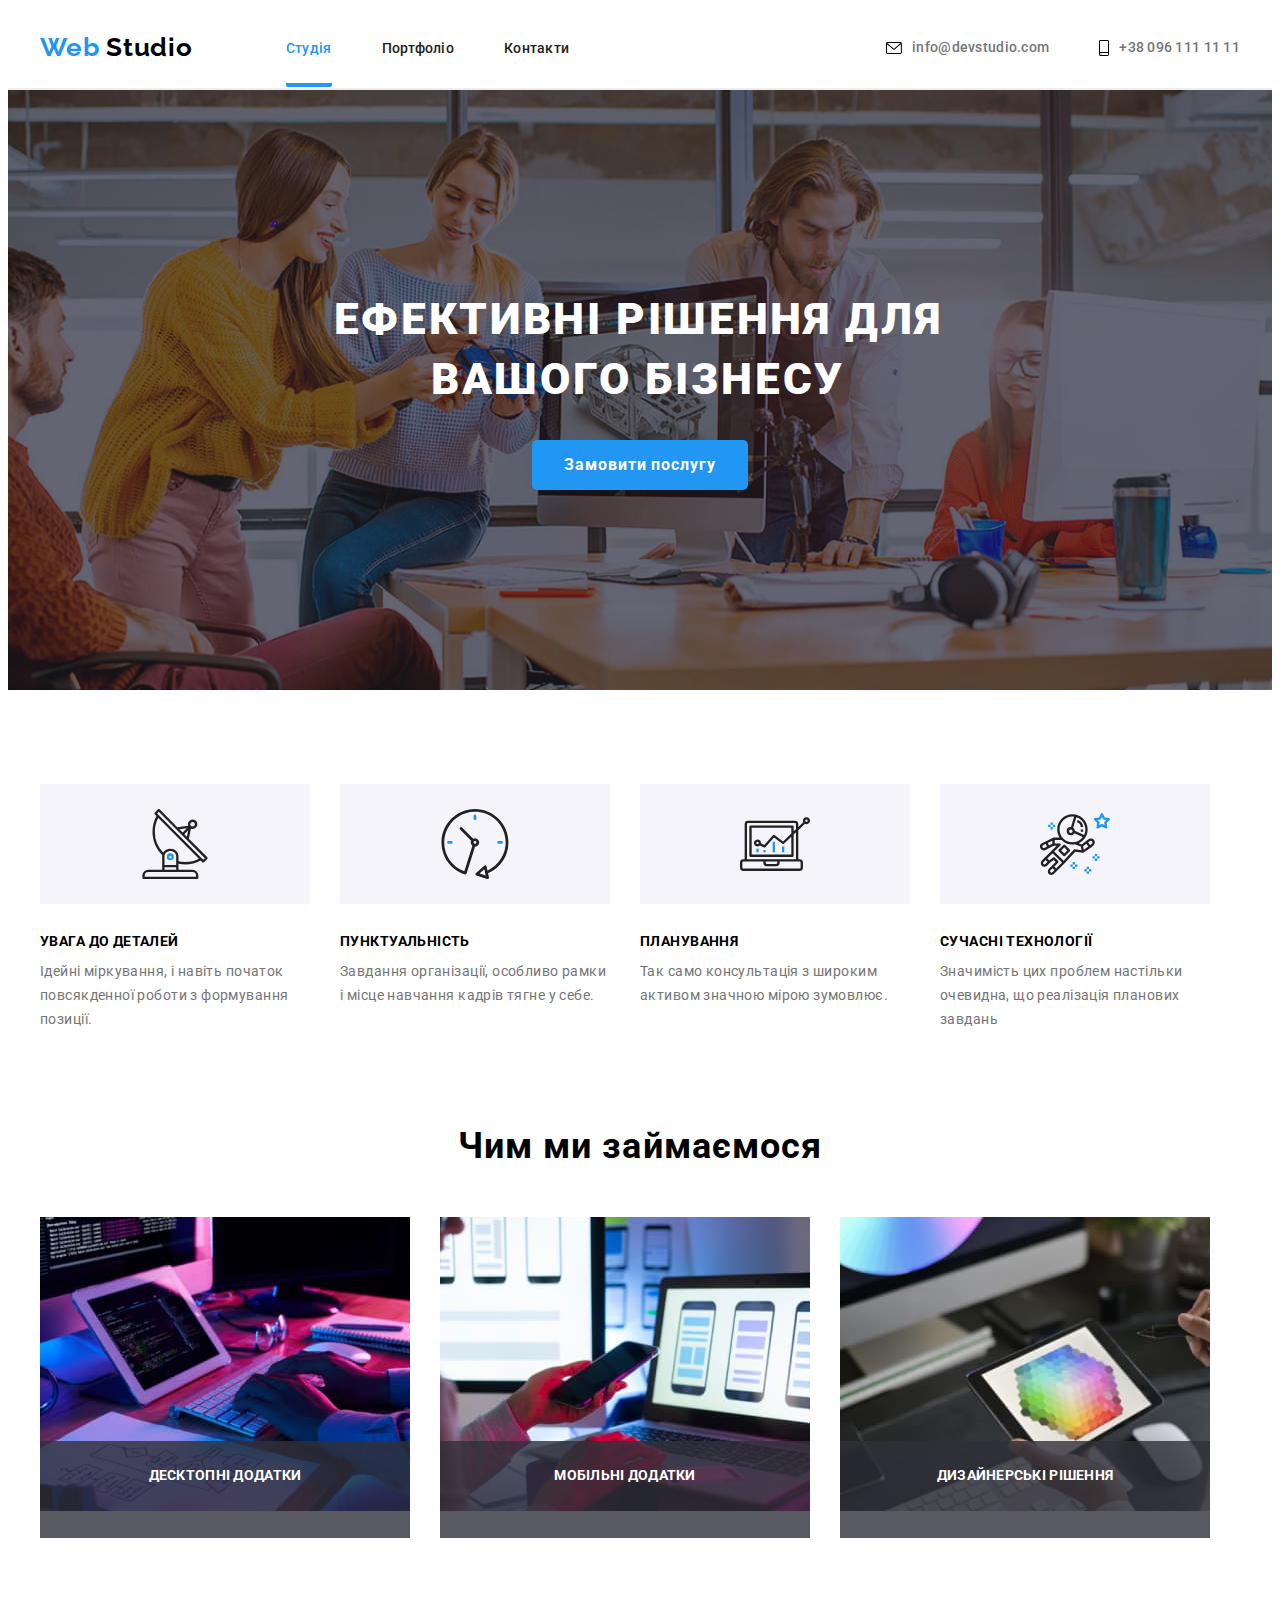
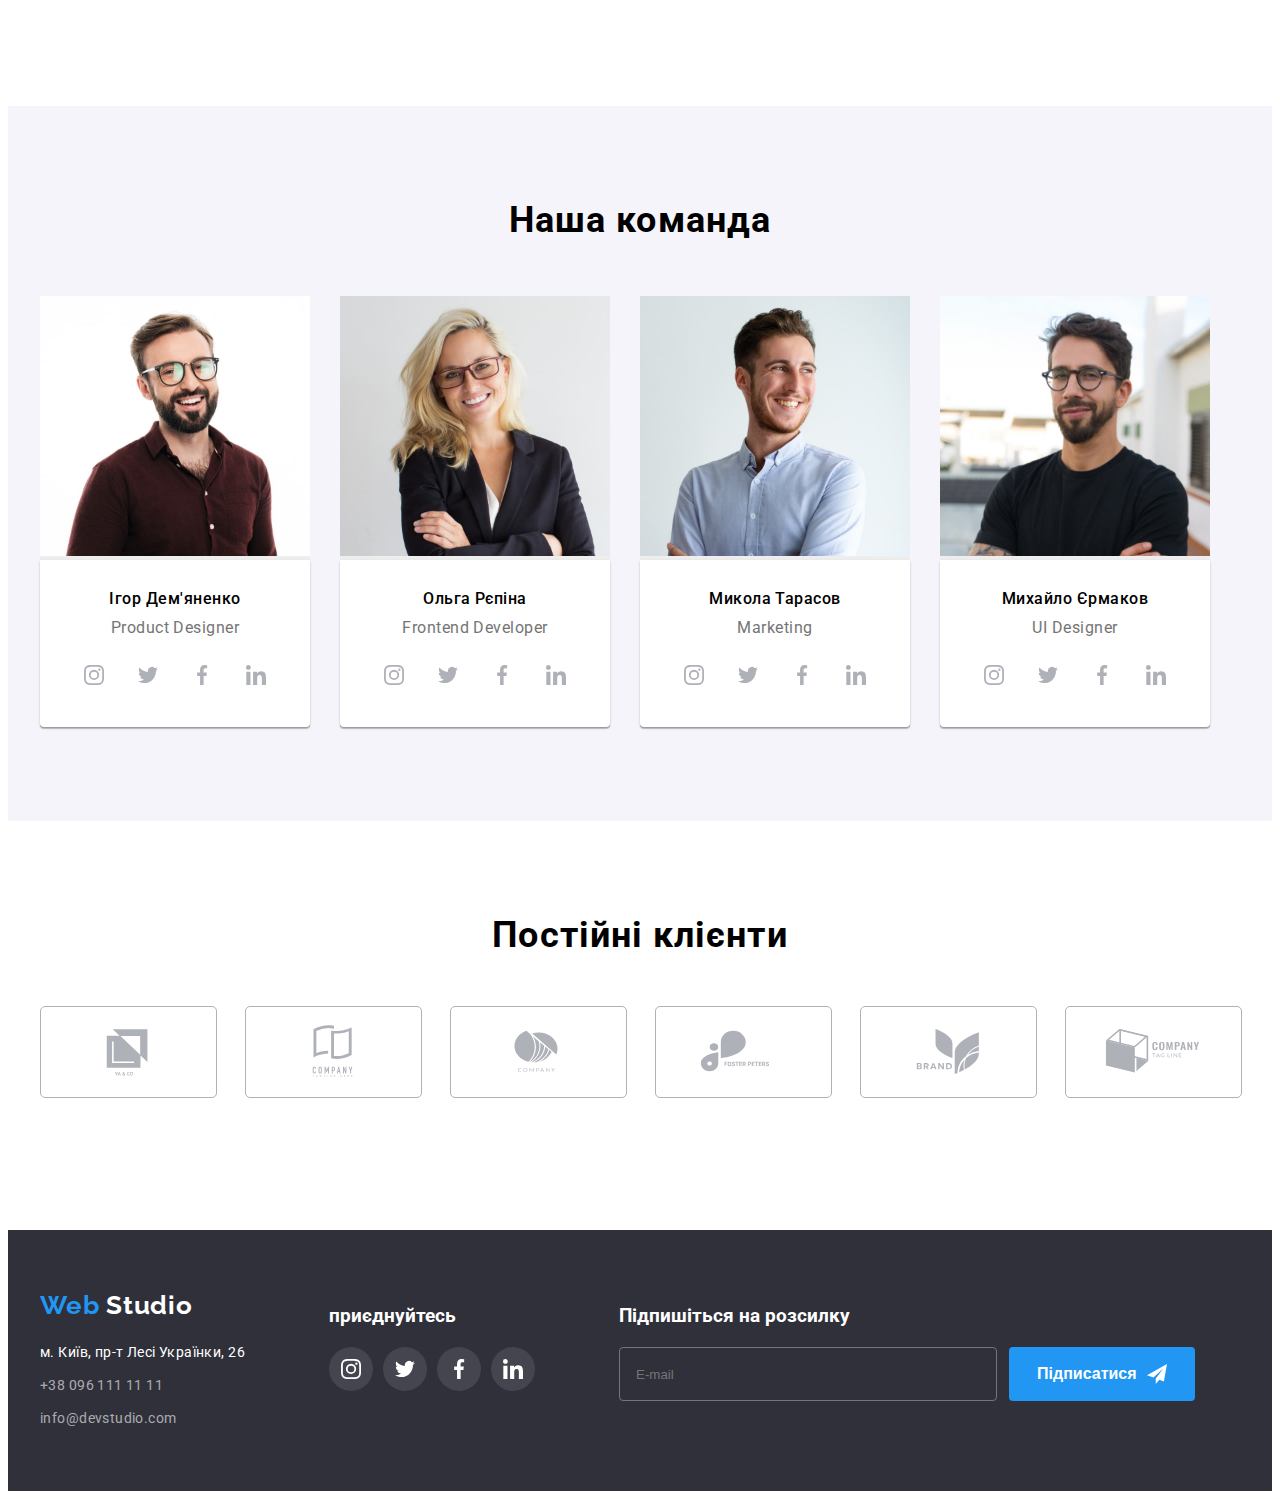
<file: index.html>
<!DOCTYPE html>
<html lang="uk">

<head>
    <meta charset="UTF-8">
    <meta http-equiv="X-UA-Compatible" content="IE=edge">
    <meta name="viewport" content="width=device-width, initial-scale=1.0">
    <link rel="preconnect" href="https://fonts.googleapis.com">
    <link rel="preconnect" href="https://fonts.gstatic.com" crossorigin>
    <link rel="stylesheet" href="https://cdnjs.cloudflare.com/ajax/libs/modern-normalize/1.1.0/modern-normalize.min.css" integrity="sha512-wpPYUAdjBVSE4KJnH1VR1HeZfpl1ub8YT/NKx4PuQ5NmX2tKuGu6U/JRp5y+Y8XG2tV+wKQpNHVUX03MfMFn9Q==" crossorigin="anonymous" referrerpolicy="no-referrer" />
    <link href="https://fonts.googleapis.com/css2?family=Raleway:wght@700&family=Roboto:wght@400;500;700;900&display=swap"
    rel="stylesheet">
    <link rel="stylesheet" href="./css/main.min.css">
    <link rel="stylesheet" href="./js/modal.js">
    <title>WebStudio</title>
</head>

<body>
    <header class="header header-container">
        <div class="container header-cont">
            <nav class="nav">
                <a class="logo" href="./index.html">Web <span class="logo2">Studio</span></a>
                <ul class="nav-list">
                    <li><a class="nav-link1" href="index.html">Студія</a></li>
                    <li><a class="nav-link2" href="portfolio.html">Портфоліо</a></li>
                    <li><a class="nav-link2" href="">Контакти</a></li>
                </ul>
            </nav>
            <ul class="header-container__contact">
                <li class="header-container__icon"><a class="header-container__email" href="mailto:info@devstudio.com">
                        <svg class="header-container__phoneicon" width="16" height="12">
                            <use href="./img/mainimages/symbol-defs.svg#icon-envelope"></use>
                        </svg>info@devstudio.com
                    </a></li>
                <li class="header-container__icon"><a class="header-container__phone" href="tel:+380961111111">
                    <svg class="header-container__phoneicon" width="10" height="16">
                        <use href="./img/mainimages/symbol-defs.svg#icon-smartphone-1"></use>
                    </svg>+38 096 111 11 11
                </a></li>
            </ul>
        </div>
    </header>
    <main>
        <section class="mainsection section">
            <div class="container">
                <h1 class="maintext">ЕФЕКТИВНІ РІШЕННЯ ДЛЯ ВАШОГО БІЗНЕСУ</h1>
                <button class="btn" data-modal-open>Замовити послугу</button>
            </div>
        </section>
        <section class="section">
            <div class="container osobl">
                <h2 hidden>Наші особливості</h2>
                <ul class="osobl__list">
                    <li class="osobl__li">
                        <div class="osobl__icon">
                            <svg class="team-icons1" width="70" height="70">
                                <use href="./img/mainimages/symbol-defs.svg#icon-antenna"></use>
                            </svg>
                        </div>
                        <h3 class="osobl__name">УВАГА ДО ДЕТАЛЕЙ</h3>
                        <p class="osobl-p">Ідейні міркування, і навіть початок повсякденної роботи з формування позиції.</p>
                    </li>
                    <li class="osobl__li">
                        <div class="osobl__icon">
                            <svg class="team-icons1" width="70" height="70">
                                <use href="./img/mainimages/symbol-defs.svg#icon-clock"></use>
                            </svg>
                        </div>
                        <h3 class="osobl__name">ПУНКТУАЛЬНІСТЬ</h3>
                        <p class="osobl-p">Завдання організації, особливо рамки і місце навчання кадрів тягне у себе.</p>
                    </li>
                    <li class="osobl__li">
                        <div class="osobl__icon">
                            <svg class="team-icons1" width="70" height="70">
                                <use href="./img/mainimages/symbol-defs.svg#icon-diagram"></use>
                            </svg>
                        </div>
                        <h3 class="osobl__name">ПЛАНУВАННЯ</h3>
                        <p class="osobl-p">Так само консультація з широким активом значною мірою зумовлює.</p>
                    </li>
                    <li class="osobl__li">
                        <div class="osobl__icon">
                            <svg class="team-icons1" width="70" height="70">
                                <use href="./img/mainimages/symbol-defs.svg#icon-astronaut"></use>
                            </svg>
                        </div>
                        <h3 class="osobl__name">СУЧАСНІ ТЕХНОЛОГІЇ</h3>
                        <p class="osobl-p">Значимість цих проблем настільки очевидна, що реалізація планових завдань</p>
                    </li>
                </ul>
            </div>
        </section>
        <section class="section1">
            <div class="container about">
                <h2 class="section2">Чим ми займаємося</h2>
                <ul class="about__box">
                    <li>
                        <img src="./img/mainimages/box1.jpg" alt="Робота за ПК" width="370" height="294">
                        <h3 class="about__name">Десктопні додатки</h3>
                    </li>
                    <li>
                        <img src="./img/mainimages/box2.jpg" alt="Робота з Телефона" width="370" height="294">
                        <h3 class="about__name">Мобільні додатки</h3>
                    </li>
                    <li>
                        <img src="./img//mainimages/box3.jpg" alt="Робота з Планшета" width="370" height="294">
                        <h3 class="about__name">Дизайнерські рішення</h3>
                    </li>
                </ul>
            </div>
        </section>
        <section class="section3 section">
            <div class="container">
                <h2 class="team">Наша команда</h2>
                <ul class="teams">
                    <li class="team-name"><img src="./img/mainimages/t1.jpg" alt="Продукт дизайнер" width="270">
                        <div class="teamss team-container">
                            <h3 class="team-container__name">Ігор Дем'яненко</h3>
                            <p class="team-container__working" lang="en">Product Designer</p>
                            <ul class="team-container__icon">
                                <li class="team-container__icons"><a href="" class="team-container__link">
                                        <svg class="team-icons1" width="20" height="20">
                                            <use href="./img/mainimages/symbol-defs.svg#icon-instagram"></use>
                                        </svg>
                                    </a>
                                </li>
                                <li class="team-container__icons"><a href="" class="team-container__link">
                                        <svg class="team-icons1" width="20" height="20">
                                            <use href="./img/mainimages/symbol-defs.svg#icon-twitter"></use>
                                        </svg>
                                    </a>
                                </li>
                                <li class="team-container__icons"><a href="" class="team-container__link">
                                        <svg class="team-icons1" width="20" height="20">
                                            <use href="./img/mainimages/symbol-defs.svg#icon-facebook"></use>
                                        </svg>
                                    </a>
                                </li>
                                <li class="team-container__icons"><a href="" class="team-container__link">
                                        <svg class="team-icons1" width="20" height="20">
                                            <use href="./img/mainimages/symbol-defs.svg#icon-linkedin"></use>
                                        </svg>
                                    </a>
                                </li>
                            </ul>
                        </div>
                    </li>
                    <li class="team-name"><img src="./img/mainimages/t2.jpg" alt="FrontEnd Розробник" width="270">
                        <div class="teamss team-container">
                            <h3 class="team-container__name">Ольга Рєпіна</h3>
                            <p class="team-container__working" lang="en">Frontend Developer</p>
                            <ul class="team-container__icon">
                                <li class="team-container__icons"><a href="" class="team-container__link">
                                        <svg class="team-icons1" width="20" height="20">
                                            <use href="./img/mainimages/symbol-defs.svg#icon-instagram"></use>
                                        </svg>
                                    </a>
                                </li>
                                <li class="team-container__icons"><a href="" class="team-container__link">
                                        <svg class="team-icons1" width="20" height="20">
                                            <use href="./img/mainimages/symbol-defs.svg#icon-twitter"></use>
                                        </svg>
                                    </a>
                                </li>
                                <li class="team-container__icons"><a href="" class="team-container__link">
                                        <svg class="team-icons1" width="20" height="20">
                                            <use href="./img/mainimages/symbol-defs.svg#icon-facebook"></use>
                                        </svg>
                                    </a>
                                </li>
                                <li class="team-container__icons"><a href="" class="team-container__link">
                                        <svg class="team-icons1" width="20" height="20">
                                            <use href="./img/mainimages/symbol-defs.svg#icon-linkedin"></use>
                                        </svg>
                                    </a>
                                </li>
                            </ul>
                        </div>
                    </li>
                    <li class="team-name"><img src="./img/mainimages/t3.jpg" alt="Маркетінг" width="270">
                        <div class="teamss team-container">
                            <h3 class="team-container__name">Микола Тарасов</h3>
                            <p class="team-container__working" lang="en">Marketing</p>
                            <ul class="team-container__icon">
                                <li class="team-container__icons"><a href="" class="team-container__link">
                                        <svg class="team-icons1" width="20" height="20">
                                            <use href="./img/mainimages/symbol-defs.svg#icon-instagram"></use>
                                        </svg>
                                    </a>
                                </li>
                                <li class="team-container__icons"><a href="" class="team-container__link">
                                        <svg class="team-icons1" width="20" height="20">
                                            <use href="./img/mainimages/symbol-defs.svg#icon-twitter"></use>
                                        </svg>
                                    </a>
                                </li>
                                <li class="team-container__icons"><a href="" class="team-container__link">
                                        <svg class="team-icons1" width="20" height="20">
                                            <use href="./img/mainimages/symbol-defs.svg#icon-facebook"></use>
                                        </svg>
                                    </a>
                                </li>
                                <li class="team-container__icons"><a href="" class="team-container__link">
                                        <svg class="team-icons1" width="20" height="20">
                                            <use href="./img/mainimages/symbol-defs.svg#icon-linkedin"></use>
                                        </svg>
                                    </a>
                                </li>
                            </ul>
                        </div>
                    </li>
                    <li class="team-name">
                        <img src="./img/mainimages/t4.jpg" alt="UI дизайнер" width="270">
                        <div class="teamss team-container">
                            <h3 class="team-container__name">Михайло Єрмаков</h3>
                            <p class="team-container__working" lang="en">UI Designer</p>
                            <ul class="team-container__icon">
                                <li class="team-container__icons"><a href="" class="team-container__link">
                                        <svg class="team-icons1" width="20" height="20">
                                            <use href="./img/mainimages/symbol-defs.svg#icon-instagram"></use>
                                        </svg>
                                    </a>
                                </li>
                                <li class="team-container__icons"><a href="" class="team-container__link">
                                        <svg class="team-icons1" width="20" height="20">
                                            <use href="./img/mainimages/symbol-defs.svg#icon-twitter"></use>
                                        </svg>
                                    </a>
                                </li>
                                <li class="team-container__icons"><a href="" class="team-container__link">
                                        <svg class="team-icons1" width="20" height="20">
                                            <use href="./img/mainimages/symbol-defs.svg#icon-facebook"></use>
                                        </svg>
                                    </a>
                                </li>
                                <li class="team-container__icons"><a href="" class="team-container__link">
                                        <svg class="team-icons1" width="20" height="20">
                                            <use href="./img/mainimages/symbol-defs.svg#icon-linkedin"></use>
                                        </svg>
                                    </a>
                                </li>
                            </ul>
                        </div>
                    </li>
                </ul>
            </div>
        </section>
        <section class="section">
            <div class="container client-container">
                <h2 class="client-container__clients section2">Постійні клієнти</h2>
                <ul class="client-container__icon">
                    <li class="client-container__icon1"><a href="" class="client-container__link">
                        <svg class="client-container__icons" width="106" height="60">
                            <use href="./img/mainimages/symbol-defs.svg#icon-Logo1"></use>
                        </svg>
                    </a></li>
                    <li class="client-container__icon1"><a href="" class="client-container__link">
                        <svg class="client-container__icons" width="106" height="60">
                            <use href="./img/mainimages/symbol-defs.svg#icon-Logo2"></use>
                        </svg>
                    </a></li>
                    <li class="client-container__icon1"><a href="" class="client-container__link">
                        <svg class="client-container__icons" width="106" height="60">
                            <use href="./img/mainimages/symbol-defs.svg#icon-Logo3"></use>
                        </svg>
                    </a></li>
                    <li class="client-container__icon1"><a href="" class="client-container__link">
                        <svg class="client-container__icons" width="106" height="60">
                            <use href="./img/mainimages/symbol-defs.svg#icon-Logo-4"></use>
                        </svg>
                    </a></li>
                    <li class="client-container__icon1"><a href="" class="client-container__link">
                        <svg class="client-container__icons" width="106" height="60">
                            <use href="./img/mainimages/symbol-defs.svg#icon-Logo5"></use>
                        </svg>
                    </a></li>
                    <li class="client-container__icon1"><a href="" class="client-container__link">
                        <svg class="client-container__icons" width="106" height="60">
                            <use href="./img/mainimages/symbol-defs.svg#icon-Logo6"></use>
                        </svg>
                    </a></li>
                </ul>
            </div>
        </section>
    </main>
    <footer class="footer">
        <div class="container footer-items">
            <div class="cont-icons footer-container">
                <a class="footer-container__logo3" href="./index.html">Web <span class="logo4">Studio</span></a>
                <address class="footer-container___address">
                    <ul class="footer-container__icons">
                        <li class="footer-container__li"><a class="footer-container__adresa" href="https://goo.gl/maps/CPtrU1FHBa2aNyZL9" target="_blank"
                                rel="noopener noreferrer nofollow">м. Київ, пр-т Лесі Українки, 26</a></li>
                        <li class="footer-container__li"><a class="footer-container__mailfooter" href="tel:+380961111111">+38 096 111 11 11</a></li>
                        <li class="footer-container__li"><a class="footer-container__mailfooter" href="mailto:info@devstudio.com">info@devstudio.com</a></li>
                    </ul>
                </address>
            </div>
            <div class="cont-icons footer-conticons">
                <h3 class="footer-conticons__link osobl-name">приєднуйтесь</h3>
                <ul class="icons-f">
                    <li class="footer-conticons__icon"><a class="footer-conticons__soclink" href="">
                        <svg class="footer-conticons__icons" width="20" height="20">
                            <use href="./img/mainimages/symbol-defs.svg#icon-instagram"></use>
                        </svg>
                    </a></li>
                    <li class="footer-conticons__icon"><a class="footer-conticons__soclink" href="">
                        <svg class="footer-conticons__icons" width="20" height="20">
                            <use href="./img/mainimages/symbol-defs.svg#icon-twitter"></use>
                        </svg>
                    </a></li>
                    <li class="footer-conticons__icon"><a class="footer-conticons__soclink" href="">
                        <svg class="footer-conticons__icons" width="20" height="20">
                            <use href="./img/mainimages/symbol-defs.svg#icon-facebook"></use>
                        </svg>
                    </a></li>
                    <li class="footer-conticons__icon"><a class="footer-conticons__soclink" href="">
                        <svg class="footer-conticons__icons" width="20" height="20">
                            <use href="./img/mainimages/symbol-defs.svg#icon-linkedin"></use>
                        </svg>
                    </a></li>
                </ul>
            </div>
            <div>
                <h3 class="footer-conticons__link osobl-name">Підпишіться на розсилку</h3>
                <div class="div-footer-in footer-inp">
                    <input type="email" class="footer-inp__input" placeholder="E-mail">
                    <button type="submit" class="footer-inp__btn">Підписатися 
                        <svg class="footer-icons-in" width="20" height="20">
                            <use href="./img/mainimages/symbol-defs.svg#icon-send"></use>
                        </svg>
                    </button>
                </div>
            </div>
        </div>
    </footer>
    <div class="div-hidden is-hidden" data-modal>
        <div class="model">
            <button class="btn-close" type="button" data-modal-close>
                <svg class="icon-close" width="18" height="18">
                    <use href="./img/mainimages/symbol-defs.svg#icon-close"></use>
                </svg>
            </button>
            <p class="model-p">Залиште свої дані, ми вам передзвонимо</p>
            <form action="model">
                <div class="div-model">
                    <label for="label-text" class="label-input"><span class="item-label-text">Імя</span>
                        <input type="text" name="user-name" class="model-input" id="label-text" required>
                        <svg class="icon-user" width="18" height="18">
                            <use href="./img/mainimages/symbol-defs.svg#icon-person-model"></use>
                        </svg>
                    </label>
                </div>
                <div class="div-model">
                    <label for="label-phone" class="label-input"><span class="item-label-text">Телефон</span>
                        <input type="tel" name="user-phone" class="model-input" id="label-phone" required>
                        <svg class="icon-user" width="18" height="18">
                            <use href="./img/mainimages/symbol-defs.svg#icon-phone-model"></use>
                        </svg>
                    </label>
                </div>
                <div class="div-model">
                    <label for="label-email" class="label-input"><span class="item-label-text">Пошта</span>
                        <input type="email" name="user-email" class="model-input" id="label-email" required>
                        <svg class="icon-user" width="18" height="18">
                            <use href="./img/mainimages/symbol-defs.svg#icon-email-model"></use>
                        </svg>
                    </label>
                </div>
                <div class="div-model">
                    <label for="user-coment" class="label-input"><span class="item-label-text">Коментар</span></label>
                    <textarea name="user-coment" id="user-coment" class="modelcomments" placeholder="Введіть текст"></textarea>
                </div>
                <div class="checkbox-div">
                    <input type="checkbox" class="checkbox-input-modal visually-hidden" id="checkboxinput" required>
                    <label for="checkboxinput" class="checkbox-label"><span class="text-model">Погоджуюся з розсилкою та приймаю</span><a href="" class="dogovir"> Умови договору</a></label>
                </div>
                <button type="submit" class="btn-model">Відправити</button>
            </form>
        </div>
    </div>
    <script src="./js/modal.js"></script>
</body>

</html>
</file>
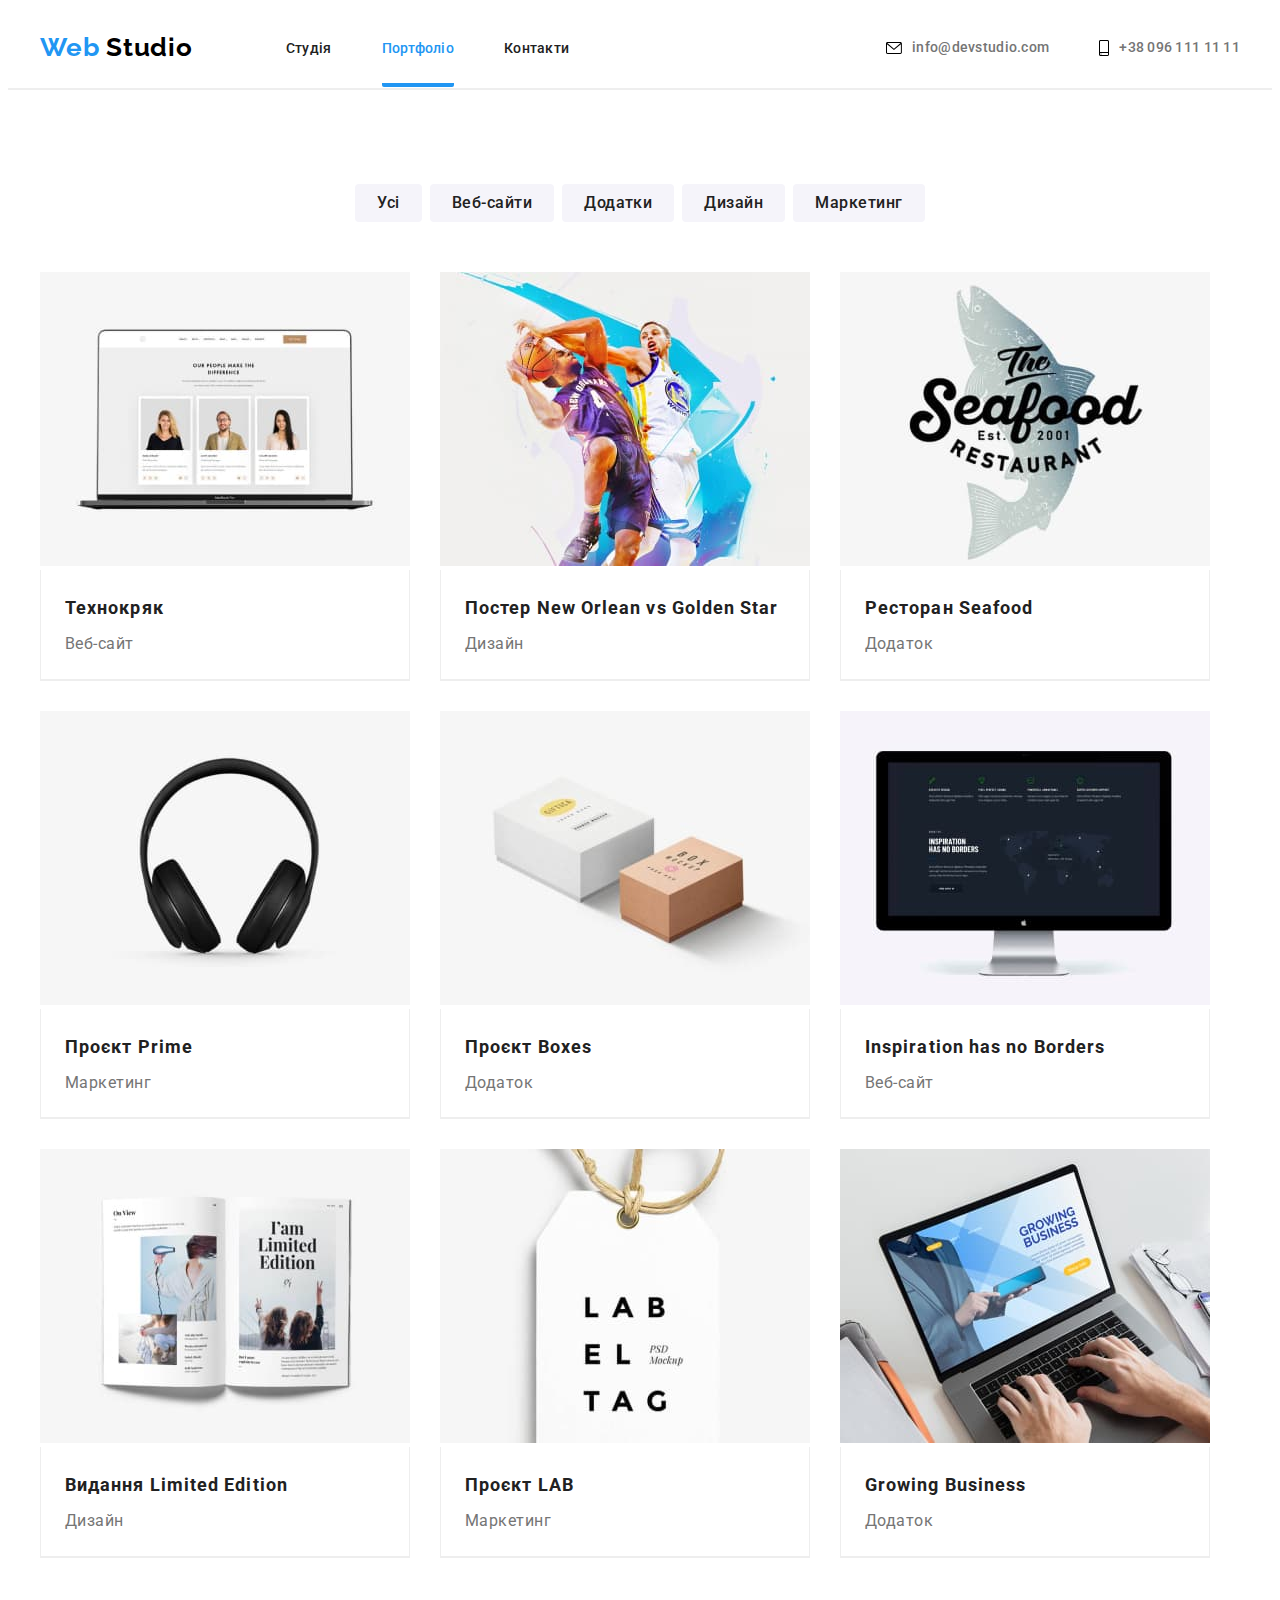
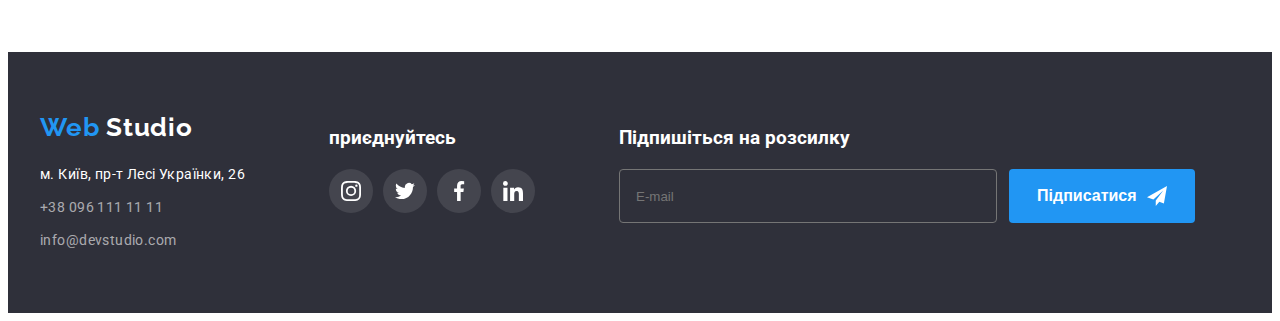
<file: portfolio.html>
<!DOCTYPE html>
<html lang="uk">
<head>
    <meta charset="UTF-8">
    <meta http-equiv="X-UA-Compatible" content="IE=edge">
    <meta name="viewport" content="width=device-width, initial-scale=1.0">
    <link rel="preconnect" href="https://fonts.googleapis.com">
    <link rel="stylesheet" href="https://cdnjs.cloudflare.com/ajax/libs/modern-normalize/1.1.0/modern-normalize.min.css"
        integrity="sha512-wpPYUAdjBVSE4KJnH1VR1HeZfpl1ub8YT/NKx4PuQ5NmX2tKuGu6U/JRp5y+Y8XG2tV+wKQpNHVUX03MfMFn9Q=="
        crossorigin="anonymous" referrerpolicy="no-referrer" />
    <link rel="preconnect" href="https://fonts.gstatic.com" crossorigin>
    <link href="https://fonts.googleapis.com/css2?family=Raleway:wght@700&family=Roboto:wght@400;500;700;900&display=swap"
    rel="stylesheet">
    <link rel="stylesheet" href="./css/main.min.css">
    <title>WebStudio</title>
</head>
<body>
    <header class="header header-container">
        <div class="container header-cont">
            <nav class="nav">
                <a class="logo" href="./index.html">Web <span class="logo2">Studio</span></a>
                <ul class="nav-list">
                    <li><a class="nav-link2" href="index.html">Студія</a></li>
                    <li><a class="nav-link1" href="portfolio.html">Портфоліо</a></li>
                    <li><a class="nav-link2" href="">Контакти</a></li>
                </ul>
            </nav>
            <ul class="header-container__contact">
                <li class="header-container__icon"><a class="header-container__email" href="mailto:info@devstudio.com">
                        <svg class="header-container__phoneicon" width="16" height="12">
                            <use href="./img/mainimages/symbol-defs.svg#icon-envelope"></use>
                        </svg>info@devstudio.com
                    </a></li>
                <li class="header-container__icon"><a class="header-container__phone" href="tel:+380961111111">
                    <svg class="header-container__phoneicon" width="10" height="16">
                        <use href="./img/mainimages/symbol-defs.svg#icon-smartphone-1"></use>
                    </svg>+38 096 111 11 11
                </a></li>
            </ul>
        </div>
    </header>
    <main>
        <section class="section-navigation">
            <div class="container"> 
                <ul class="navigation-list">
                    <li class="navigation-text"><button class="navigation" type="button">Усі</button></li>
                    <li class="navigation-text"><button class="navigation" type="button">Веб-сайти</button></li>
                    <li class="navigation-text"><button class="navigation" type="button">Додатки</button></li>
                    <li class="navigation-text"><button class="navigation" type="button">Дизайн</button></li>
                    <li class="navigation-text"><button class="navigation" type="button">Маркетинг</button></li>
                </ul>
                <ul class="content-list">
                    <li class="content-img">
                        <a href="" class="link-container">
                            <div class="text-uping">
                                <img src="./img/portfolio/1.jpg" alt="Веб-сайт" width="370">
                                <p class="text-up">
                                    Ресурс пропонує комплексні пропозиції з різним рівнем функціоналу та сервісів. Все це дозволить відвідувачу
                                    отримати
                                    вичерпні відомості про компанію чи приватну особу.
                                </p>
                            </div>
                            <div class="project">
                                <h3 class="projects">Технокряк</h3>
                                <p class="projects-name" lang="uk">Веб-сайт</p>
                            </div>
                        </a>  
                    </li>
                    <li class="content-img">
                        <a href="" class="link-container">
                            <div class="text-uping">
                                <img src="./img/portfolio/2.jpg" alt="Дизайн" width="370">
                                <p class="text-up">
                                    Ресурс пропонує комплексні пропозиції з різним рівнем функціоналу та сервісів. Все це дозволить відвідувачу
                                    отримати
                                    вичерпні відомості про компанію чи приватну особу.
                                </p>
                            </div>
                            <div class="project">
                                <h3 class="projects">Постер New Orlean vs Golden Star</h3>
                                <p class="projects-name" lang="uk">Дизайн</p>
                            </div>
                        </a>
                    </li>
                    <li class="content-img">
                        <a href="" class="link-container">
                            <div class="text-uping">
                                <img src="./img/portfolio/3.jpg" alt="Веб-сайт" width="370">
                                <p class="text-up">
                                    Ресурс пропонує комплексні пропозиції з різним рівнем функціоналу та сервісів. Все це дозволить відвідувачу
                                    отримати
                                    вичерпні відомості про компанію чи приватну особу.
                                </p>
                            </div>
                            <div class="project">
                                <h3 class="projects">Ресторан Seafood</h3>
                                <p class="projects-name" lang="uk">Додаток</p>
                            </div>
                        </a>
                    </li>
                    <li class="content-img">
                        <a href="" class="link-container">
                            <div class="text-uping">
                                <img src="./img/portfolio/4.jpg" alt="Веб-сайт" width="370">
                                <p class="text-up">
                                    Ресурс пропонує комплексні пропозиції з різним рівнем функціоналу та сервісів. Все це дозволить відвідувачу
                                    отримати
                                    вичерпні відомості про компанію чи приватну особу.
                                </p>
                            </div>
                            <div class="project">
                                <h3 class="projects">Проєкт Prime</h3>
                                <p class="projects-name" lang="uk">Маркетинг</p>
                            </div>
                        </a>
                    </li>
                    <li class="content-img">
                        <a href="" class="link-container">
                            <div class="text-uping">
                                <img src="./img/portfolio/5.jpg" alt="Веб-сайт" width="370">
                                <p class="text-up">
                                    Ресурс пропонує комплексні пропозиції з різним рівнем функціоналу та сервісів. Все це дозволить відвідувачу
                                    отримати
                                    вичерпні відомості про компанію чи приватну особу.
                                </p>
                            </div>
                            <div class="project">
                                <h3 class="projects">Проєкт Boxes</h3>
                                <p class="projects-name" lang="uk">Додаток</p>
                            </div>
                        </a>
                    </li>
                    <li class="content-img">
                        <a href="" class="link-container">
                            <div class="text-uping">
                                <img src="./img/portfolio/6.jpg" alt="Веб-сайт" width="370">
                                <p class="text-up">
                                    Ресурс пропонує комплексні пропозиції з різним рівнем функціоналу та сервісів. Все це дозволить відвідувачу
                                    отримати
                                    вичерпні відомості про компанію чи приватну особу.
                                </p>
                            </div>
                            <div class="project">
                                <h3 class="projects">Inspiration has no Borders</h3>
                                <p class="projects-name" lang="uk">Веб-сайт</p>
                            </div>
                        </a>
                    </li>
                    <li class="content-img">
                        <a href="" class="link-container">
                            <div class="text-uping">
                                <img src="./img/portfolio/7.jpg" alt="Веб-сайт" width="370">
                                <p class="text-up">
                                    Ресурс пропонує комплексні пропозиції з різним рівнем функціоналу та сервісів. Все це дозволить відвідувачу
                                    отримати
                                    вичерпні відомості про компанію чи приватну особу.
                                </p>
                            </div>
                            <div class="project">
                                <h3 class="projects">Видання Limited Edition</h3>
                                <p class="projects-name" lang="uk">Дизайн</p>
                            </div>
                        </a>
                    </li>
                    <li class="content-img">
                        <a href="" class="link-container">
                            <div class="text-uping">
                                <img src="./img/portfolio/8.jpg" alt="Веб-сайт" width="370">
                                <p class="text-up">
                                    Ресурс пропонує комплексні пропозиції з різним рівнем функціоналу та сервісів. Все це дозволить відвідувачу
                                    отримати
                                    вичерпні відомості про компанію чи приватну особу.
                                </p>
                            </div>
                            <div class="project">
                                <h3 class="projects">Проєкт LAB</h3>
                                <p class="projects-name" lang="uk">Маркетинг</p>
                            </div>
                        </a>
                    </li>
                    <li class="content-img">
                        <a href="" class="link-container">
                            <div class="text-uping">
                                <img src="./img/portfolio/9.jpg" alt="Веб-сайт" width="370">
                                <p class="text-up">
                                    Ресурс пропонує комплексні пропозиції з різним рівнем функціоналу та сервісів. Все це дозволить відвідувачу
                                    отримати
                                    вичерпні відомості про компанію чи приватну особу.
                                </p>
                            </div>
                            <div class="project">
                                <h3 class="projects">Growing Business</h3>
                                <p class="projects-name" lang="uk">Додаток</p>
                            </div>
                        </a>
                    </li>
                </ul>
            </div>
        </section>
    </main>
    <footer class="footer">
        <div class="container footer-items">
            <div class="cont-icons footer-container">
                <a class="footer-container__logo3" href="./index.html">Web <span class="logo4">Studio</span></a>
                <address class="footer-container___address">
                    <ul class="footer-container__icons">
                        <li class="footer-container__li"><a class="footer-container__adresa" href="https://goo.gl/maps/CPtrU1FHBa2aNyZL9" target="_blank"
                                rel="noopener noreferrer nofollow">м. Київ, пр-т Лесі Українки, 26</a></li>
                        <li class="footer-container__li"><a class="footer-container__mailfooter" href="tel:+380961111111">+38 096 111 11 11</a></li>
                        <li class="footer-container__li"><a class="footer-container__mailfooter" href="mailto:info@devstudio.com">info@devstudio.com</a></li>
                    </ul>
                </address>
            </div>
            <div class="cont-icons footer-conticons">
                <h3 class="footer-conticons__link osobl-name">приєднуйтесь</h3>
                <ul class="icons-f">
                    <li class="footer-conticons__icon"><a class="footer-conticons__soclink" href="">
                        <svg class="footer-conticons__icons" width="20" height="20">
                            <use href="./img/mainimages/symbol-defs.svg#icon-instagram"></use>
                        </svg>
                    </a></li>
                    <li class="footer-conticons__icon"><a class="footer-conticons__soclink" href="">
                        <svg class="footer-conticons__icons" width="20" height="20">
                            <use href="./img/mainimages/symbol-defs.svg#icon-twitter"></use>
                        </svg>
                    </a></li>
                    <li class="footer-conticons__icon"><a class="footer-conticons__soclink" href="">
                        <svg class="footer-conticons__icons" width="20" height="20">
                            <use href="./img/mainimages/symbol-defs.svg#icon-facebook"></use>
                        </svg>
                    </a></li>
                    <li class="footer-conticons__icon"><a class="footer-conticons__soclink" href="">
                        <svg class="footer-conticons__icons" width="20" height="20">
                            <use href="./img/mainimages/symbol-defs.svg#icon-linkedin"></use>
                        </svg>
                    </a></li>
                </ul>
            </div>
            <div>
                <h3 class="footer-conticons__link osobl-name">Підпишіться на розсилку</h3>
                <div class="div-footer-in footer-inp">
                    <input type="email" class="footer-inp__input" placeholder="E-mail">
                    <button type="submit" class="footer-inp__btn">Підписатися 
                        <svg class="footer-icons-in" width="20" height="20">
                            <use href="./img/mainimages/symbol-defs.svg#icon-send"></use>
                        </svg>
                    </button>
                </div>
            </div>
        </div>
    </footer>
    <script src="./js/modal.js"></script>
</body>
</html>
</file>
<file: css/main.min.css>
p,h1,h2,h3,h4,h5,h6{margin:0}ul,ol{margin:0;padding-left:0}p{color:#757575}a{text-decoration:none}li{list-style-type:none}body{font-family:"Roboto",sans-serif}address{font-style:normal}.container{width:1200px;padding-left:15px;padding-right:15px;margin:0 auto}.section{padding-top:94px;padding-bottom:94px}.section1{padding-bottom:94px}.section2{font-size:36px;font-weight:700;line-height:1.16;text-align:center;letter-spacing:.03em;margin-bottom:50px}.section3{background-color:#f5f4fa}.section-navigation{padding-top:94px;padding-bottom:94px}.footer-container__adresa{color:#fff;font-size:14px;line-height:1.71;letter-spacing:.03em}.footer-container__mailfooter{font-size:14px;line-height:1.71;letter-spacing:.03em;color:rgba(255,255,255,.6)}.header-container__email{color:#757575;text-decoration:none;font-weight:500;font-size:14px;line-height:1.14;letter-spacing:.02em;display:flex;align-items:center;justify-content:center;transition:color 250ms cubic-bezier(0.4, 0, 0.2, 1),fill 250ms cubic-bezier(0.4, 0, 0.2, 1)}.header-container__email:hover{color:#2196f3;fill:#2196f3}.header-container__email:focus{color:#2196f3;fill:#2196f3}.header-container__phone{color:#757575;text-decoration:none;font-weight:500;font-size:14px;line-height:1.14;letter-spacing:.02em;display:flex;align-items:center;justify-content:center;transition:color 250ms cubic-bezier(0.4, 0, 0.2, 1),fill 250ms cubic-bezier(0.4, 0, 0.2, 1)}.header-container__phone:hover{color:#2196f3;fill:#2196f3}.header-container__phone:focus{color:#2196f3;fill:#2196f3}.div-hidden{position:relative;justify-content:center;align-items:center;display:flex;bottom:450px;position:fixed;width:100%;height:100%;top:0;transition:opacity 250ms cubic-bezier(0.4, 0, 0.2, 1),visibility 250ms cubic-bezier(0.4, 0, 0.2, 1);background:rgba(0,0,0,.2)}.div-hidden.is-hidden{visibility:hidden;opacity:0;pointer-events:none}.visually-hidden{position:absolute;white-space:nowrap;width:1px;height:1px;overflow:hidden;border:0;padding:0;clip:rect(0 0 0 0);-webkit-clip-path:inset(50%);clip-path:inset(50%);margin:-1px}.logo{font-family:"Raleway",sans-serif;color:#2196f3;font-weight:700;font-size:26px;line-height:1.2;letter-spacing:.03em}.logo2{color:#000}.footer-container__logo3{font-family:"Raleway",sans-serif;color:#2196f3;font-weight:700;font-size:26px;line-height:1.19;letter-spacing:.03em;display:block;margin-bottom:20px}.logo4{color:#fff}.header{border-bottom:2px solid #eee;padding-top:24px;padding-bottom:25px}.header-cont{display:flex;align-items:center}.header{border-bottom:2px solid #eee;padding-top:24px;padding-bottom:25px}.header__cont{display:flex;align-items:center}.header-container__contact{display:flex;margin-left:auto;gap:50px;justify-content:center}.nav{display:flex;align-items:center}.nav-list{display:flex;margin-left:93px;gap:50px}.nav-link1{color:#2196f3;font-weight:500;font-size:14px;line-height:1.14;letter-spacing:.02em;border-bottom:4px solid #2196f3;padding-bottom:27px;border-radius:2px}.nav-link1:hover{color:#2196f3;border-bottom:4px solid #2196f3;padding-bottom:27px;border-radius:2px}.nav-link2{color:#212121;font-weight:500;font-size:14px;line-height:1.14;letter-spacing:.02em;transition:color 250ms cubic-bezier(0.4, 0, 0.2, 1),border-bottom 250ms cubic-bezier(0.4, 0, 0.2, 1)}.nav-link2:hover{color:#2196f3;border-bottom:4px solid #2196f3;padding-bottom:27px;border-radius:2px}.nav-link2:focus{color:#2196f3;border-bottom:4px solid #2196f3;padding-bottom:27px;border-radius:2px}.header-container__phoneicon{margin-right:10px}.maintext{font-weight:900;font-size:44px;line-height:1.36;text-align:center;letter-spacing:.06em;text-transform:uppercase;color:#fff;margin-left:250px;margin-bottom:30px;width:696px}.mainsection{background:#2f303a;padding-top:200px;padding-bottom:200px;background-repeat:no-repeat;background-position:center;background-size:cover;background-image:linear-gradient(rgba(47, 48, 58, 0.4), rgba(47, 48, 58, 0.4)),url(../img/mainimages/mainimage.jpg);max-width:1600px;margin:0 auto}.osobl__list{display:flex;gap:30px}.osobl__li{width:270px}.osobl__icon{background-color:#f5f4fa;display:flex;flex-wrap:wrap;justify-content:center;padding-top:25px;padding-bottom:25px;padding-left:100px;padding-right:100px;margin-bottom:30px}.team-icons1{fill:#afb1b8;transition:fill 250ms cubic-bezier(0.4, 0, 0.2, 1)}.osobl__name{font-weight:700;font-size:14px;line-height:1.14;letter-spacing:.03em;text-transform:uppercase;margin-bottom:10px}.osobl-p{font-size:14px;line-height:1.71;letter-spacing:.03em;color:#757575}.about__box{display:flex;gap:30px}.about__name{width:370px;height:70px;top:-74px;text-align:center;padding-top:27px;position:relative;font-weight:700;color:#fff;font-size:14px;line-height:1.14;letter-spacing:.02em;text-transform:uppercase;background:rgba(47,48,58,.8);font-weight:700}.team{font-size:36px;line-height:1.16;text-align:center;letter-spacing:.03em;margin-bottom:54px}.teams{display:flex;gap:30px}.team-name{background-color:#eee}.teamss{padding-top:30px;padding-bottom:30px;background-color:#fff;box-shadow:0px 1px 3px rgba(0,0,0,.12),0px 1px 1px rgba(0,0,0,.14),0px 2px 1px rgba(0,0,0,.2);border-radius:0px 0px 4px 4px}.team-container__name{font-weight:500;font-size:16px;line-height:1.1;text-align:center;letter-spacing:.03em}.team-container__working{text-align:center;letter-spacing:.03em;margin-top:10px}.team-container__icon{display:flex;justify-content:center;gap:10px;margin-top:16px}.team-container__icons{width:44px;height:44px}.team-container__link{width:100%;height:100%;background:#fff;border-radius:50%;display:flex;align-items:center;justify-content:center;transition:background-color 250ms cubic-bezier(0.4, 0, 0.2, 1)}.team-container__link:hover{background-color:#2196f3}.team-container__link:hover .team-icons1{fill:#fff;transition:fill 250ms cubic-bezier(0.4, 0, 0.2, 1)}.team-container__link:focus{background-color:#2196f3}.team-container__link:focus .team-icons1{fill:#fff;transition:fill 250ms cubic-bezier(0.4, 0, 0.2, 1)}.client-container__icon{display:flex;flex-wrap:wrap;gap:30px;margin-bottom:40px}.client-container__icon1{width:calc((100% - 150px)/6);height:90px}.client-container__link{width:100%;height:100%;border:1px solid #afb1b8;border-radius:5px;display:flex;align-items:center;justify-content:center;transition:border-color 250ms cubic-bezier(0.4, 0, 0.2, 1)}.client-container__link:hover{background-color:#fff;border-color:#2196f3}.client-container__link:hover .client-container__icons{fill:#2196f3;transition:fill 250ms cubic-bezier(0.4, 0, 0.2, 1)}.client-container__link:focus{background-color:#fff;border-color:#2196f3}.client-container__link:focus .client-container__icons{fill:#2196f3;transition:fill 250ms cubic-bezier(0.4, 0, 0.2, 1)}.client-container__icons{fill:#afb1b8;transition:fill 250ms cubic-bezier(0.4, 0, 0.2, 1)}.footer{padding-top:60px;padding-bottom:60px;background:#2f303a}.footer-items{display:flex;gap:84px}.footer-container__li:nth-last-child(n+2){margin-bottom:9px}.footer-conticons__link{margin-top:15px;color:#fff;margin-bottom:20px}.icons-f{display:flex;justify-content:center;gap:10px}.footer-conticons__icon{width:44px;height:44px}.footer-conticons__soclink{width:100%;height:100%;background:rgba(255,255,255,.1);border-radius:50%;display:flex;align-items:center;justify-content:center;transition:background-color 250ms cubic-bezier(0.4, 0, 0.2, 1)}.footer-conticons__soclink:hover{background-color:#2196f3}.footer-conticons__soclink:hover .footer-conticons__icons{fill:#fff}.footer-conticons__soclink:focus{background-color:#2196f3}.footer-conticons__soclink:focus .footer-conticons__icons{fill:#fff}.footer-conticons__icons{fill:#fff}.footer-inp__input{width:358px;height:50px;padding-left:16px;border:none;background-color:rgba(0,0,0,0);border:1px solid #757575;border-radius:4px;color:#fff}.div-footer-in{display:flex}.footer-icons-in{margin-left:10px}.model{position:absolute;background-color:#fff;width:528px;min-height:581px;left:536px;top:50%;left:50%;padding:40px;transform:translate(-50%, -50%)}.icon-close{display:flex;justify-content:center}.model-p{font-size:20px;font-weight:700;text-align:center;color:#000;margin-bottom:12px}.div-model{margin-bottom:12px;position:relative}.label-input span{display:block;margin-bottom:5px}.item-label-text{font-size:12px;color:#757575}.model-input{width:100%;height:40px;border-radius:5px;padding-left:42px;border:1px solid rgba(33,33,33,.3411764706);outline:rgba(0,0,0,0);transition:border-color 250ms cubic-bezier(0.4, 0, 0.2, 1)}.model-input:focus{border-color:#2196f3}.model-input:focus+.icon-user{fill:#2196f3}.icon-user{position:absolute;left:12px;margin-bottom:10px;top:60%;transform:translateY(-30%);transition:fill 250ms cubic-bezier(0.4, 0, 0.2, 1)}.modelcomments{width:100%;height:120px;border-radius:5px;padding-left:16px;padding-top:12px;transition:border-color 250ms cubic-bezier(0.4, 0, 0.2, 1);border:1px solid rgba(33,33,33,.3490196078);outline:rgba(0,0,0,0);resize:none}.modelcomments:focus{border-color:#2196f3}.modelcomments::-moz-placeholder{font-size:13px;color:#757575}.modelcomments:-ms-input-placeholder{font-size:13px;color:#757575}.modelcomments::placeholder{font-size:13px;color:#757575}.checkbox-div{position:relative;margin-bottom:30px}.checkbox-label{font-size:14px;padding-left:28px;cursor:pointer}.checkbox-label::before{content:"";display:block;width:16px;height:16px;border:2px solid #212121;border-radius:2px;background-color:#fff;position:absolute;top:0;left:0;margin-left:10px;transition:background-color 250ms cubic-bezier(0.4, 0, 0.2, 1),border-color 250ms cubic-bezier(0.4, 0, 0.2, 1)}.checkbox-label::after{content:"";display:block;width:16px;height:16px;margin-left:10px;background:url(../img/mainimages/Apply.svg) no-repeat;background-size:11px 11px;position:absolute;top:2px;left:2px;opacity:0;transition:opacity 250ms cubic-bezier(0.4, 0, 0.2, 1)}.dogovir{color:#2196f3;border-bottom:1px solid #2196f3}.checkbox-input-modal:checked+.checkbox-label::before{background-color:#2196f3;border-color:#2196f3}.checkbox-input-modal:checked+.checkbox-label::after{opacity:1}.btn{cursor:pointer;font-family:inherit;font-weight:700;font-size:16px;line-height:1.87;letter-spacing:.06em;color:#fff;background:#2196f3;margin:0 auto;display:block;border:none;padding-top:10px;padding-bottom:10px;padding-left:32px;padding-right:32px;border-radius:5px}.footer-inp__btn{display:block;padding-left:28px;padding-right:28px;padding-top:10px;padding-bottom:10px;margin-left:12px;background-color:#2196f3;color:#fff;border:none;border-radius:4px;font-size:16px;font-weight:700;transition:box-shadow 250ms cubic-bezier(0.4, 0, 0.2, 1);cursor:pointer;display:flex;align-items:center}.btn-model{margin:0 auto;display:block;padding-left:52px;padding-right:52px;padding-top:10px;padding-bottom:10px;background:#2196f3;color:#fff;border-radius:4px;cursor:pointer;border:none;transition:box-shadow 250ms cubic-bezier(0.4, 0, 0.2, 1)}.btn-model:hover{display:block;box-shadow:0px 4px 4px rgba(0,0,0,.15)}.btn-close{display:flex;justify-content:center;align-items:center;background-color:#fff;border-radius:100%;border:1px solid #afb1b8;position:absolute;top:8px;right:8px;transition:background-color 250ms cubic-bezier(0.4, 0, 0.2, 1);cursor:pointer;width:30px;height:30px}.btn-close:hover{background-color:#2196f3;fill:#fff}.btn-close:focus{background-color:#2196f3;fill:#fff}.navigation-list{display:flex;gap:8px;justify-content:center;margin-bottom:50px}.navigation{color:#212121;font-family:inherit;font-weight:500;font-size:16px;line-height:1.6;text-align:center;letter-spacing:.03em;background:#f5f4fa;border:none;padding:6px 22px;border-radius:4px;transition:color 250ms cubic-bezier(0.4, 0, 0.2, 1),background-color 250ms cubic-bezier(0.4, 0, 0.2, 1),box-shadow 250ms cubic-bezier(0.4, 0, 0.2, 1)}.navigation:hover{color:#fff;background-color:#2196f3;box-shadow:0px 3px 1px rgba(0,0,0,.1),0px 1px 2px rgba(0,0,0,.08),0px 2px 2px rgba(0,0,0,.12);border-radius:4px}.navigation:focus{color:#fff;background-color:#2196f3;box-shadow:0px 3px 1px rgba(0,0,0,.1),0px 1px 2px rgba(0,0,0,.08),0px 2px 2px rgba(0,0,0,.12);border-radius:4px}.content-list{display:flex;flex-wrap:wrap;gap:30px}.content-img:hover .text-up{transform:translateY(0)}.link-container:hover{display:block;box-shadow:0px 1px 1px rgba(0,0,0,.12),0px 4px 4px rgba(0,0,0,.06),1px 4px 6px rgba(0,0,0,.16);transition:box-shadow 250ms cubic-bezier(0.4, 0, 0.2, 1)}.link-container:focus{display:block;box-shadow:0px 1px 1px rgba(0,0,0,.12),0px 4px 4px rgba(0,0,0,.06),1px 4px 6px rgba(0,0,0,.16);transition:box-shadow 250ms cubic-bezier(0.4, 0, 0.2, 1)}.link-container:focus .text-up{display:block;transform:translateY(0);box-shadow:0px 1px 1px rgba(0,0,0,.12),0px 4px 4px rgba(0,0,0,.06),1px 4px 6px rgba(0,0,0,.16);transition:box-shadow 250ms cubic-bezier(0.4, 0, 0.2, 1),transform 250ms cubic-bezier(0.4, 0, 0.2, 1)}.text-up{position:absolute;top:0;padding:45px;color:#fff;font-size:18px;font-weight:400;line-height:1.5;background-color:rgba(33,150,243,.9);transform:translateY(100%);transition:transform 250ms cubic-bezier(0.4, 0, 0.2, 1);min-height:300px;width:370px}.text-uping{position:relative;overflow:hidden}.project{padding-top:20px;padding-left:24px;padding-right:24px;padding-bottom:20px;border-left:1px solid #eee;border-right:1px solid #eee;border-bottom:2px solid #eee}.projects{font-weight:700;font-size:18px;line-height:2;letter-spacing:.06em;margin-bottom:4px;color:#212121}.projects-name{line-height:1.8;letter-spacing:.03em}/*# sourceMappingURL=main.min.css.map */
</file>
